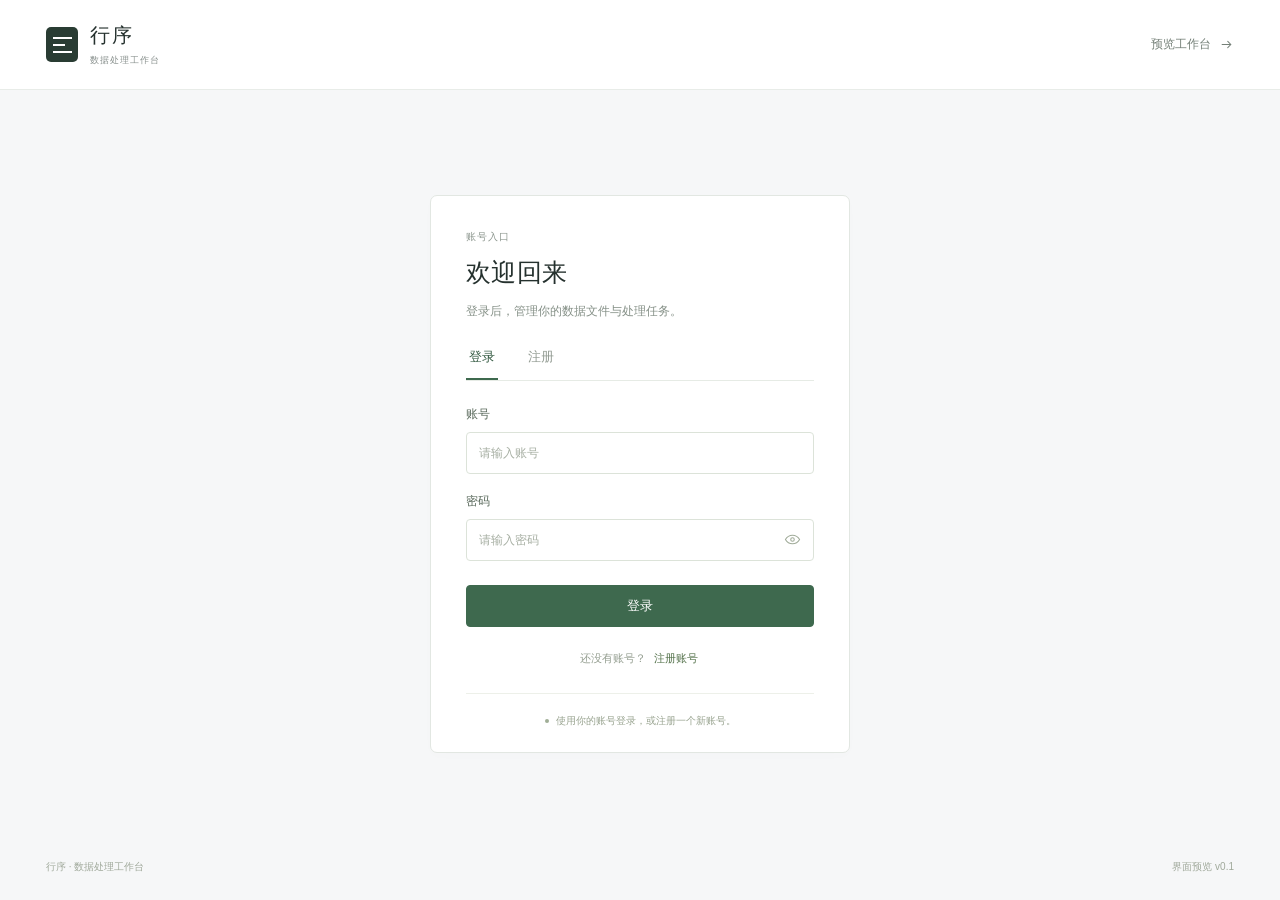
<file: frontend/index.html>
<!doctype html>
<html lang="zh-CN">
<head>
  <meta charset="utf-8">
  <meta name="viewport" content="width=device-width, initial-scale=1">
  <meta name="theme-color" content="#f6f7f8">
  <meta name="api-base-url" content="http://127.0.0.1:8000">
  <title>行序 · 数据处理工作台</title>
  <link rel="icon" href="data:image/svg+xml,%3Csvg xmlns='http://www.w3.org/2000/svg' viewBox='0 0 32 32'%3E%3Crect width='32' height='32' rx='6' fill='%23273732'/%3E%3Cpath d='M8 10h16M8 16h10M8 22h16' stroke='white' stroke-width='2'/%3E%3C/svg%3E">
  <link rel="stylesheet" href="styles.css">
  <script defer src="auth-session.js"></script>
  <script defer src="workbench-auth.js"></script>
  <script defer src="demo-data.js"></script>
  <script defer src="app.js"></script>
  <script defer src="file-upload.js"></script>
</head>
<body data-auth-state="pending">
  <section id="auth-loading" class="auth-loading" role="status"><p id="auth-loading-text">正在验证登录状态…</p><button id="auth-retry" class="button" hidden>重试</button><a href="auth.html">返回登录</a></section>
  <svg class="svg-library" xmlns="http://www.w3.org/2000/svg" aria-hidden="true">
    <symbol id="i-grid" viewBox="0 0 24 24"><rect x="3" y="3" width="7" height="7" rx="1"/><rect x="14" y="3" width="7" height="7" rx="1"/><rect x="3" y="14" width="7" height="7" rx="1"/><rect x="14" y="14" width="7" height="7" rx="1"/></symbol>
    <symbol id="i-tasks" viewBox="0 0 24 24"><rect x="4" y="3" width="16" height="18" rx="2"/><path d="m7 8 1 1 2-2m3 1h4M7 13h10M7 17h7"/></symbol>
    <symbol id="i-file" viewBox="0 0 24 24"><path d="M14 2H6a2 2 0 0 0-2 2v16a2 2 0 0 0 2 2h12a2 2 0 0 0 2-2V8Z"/><path d="M14 2v6h6M8 13h8M8 17h5"/></symbol>
    <symbol id="i-rules" viewBox="0 0 24 24"><path d="M4 6h16M4 12h16M4 18h16"/><circle cx="9" cy="6" r="2"/><circle cx="15" cy="12" r="2"/><circle cx="9" cy="18" r="2"/></symbol>
    <symbol id="i-plus" viewBox="0 0 24 24"><path d="M12 5v14M5 12h14"/></symbol>
    <symbol id="i-download" viewBox="0 0 24 24"><path d="M12 3v12m-5-5 5 5 5-5M4 16v4h16v-4"/></symbol>
    <symbol id="i-upload" viewBox="0 0 24 24"><path d="M12 16V4m-5 5 5-5 5 5M4 16v4h16v-4"/></symbol>
    <symbol id="i-search" viewBox="0 0 24 24"><circle cx="10.5" cy="10.5" r="6.5"/><path d="m16 16 5 5"/></symbol>
    <symbol id="i-arrow" viewBox="0 0 24 24"><path d="m9 5 7 7-7 7"/></symbol>
    <symbol id="i-refresh" viewBox="0 0 24 24"><path d="M20 7v5h-5M4 17v-5h5"/><path d="M6 7a7 7 0 0 1 12-2l2 3M4 16l2 3a7 7 0 0 0 12-2"/></symbol>
    <symbol id="i-close" viewBox="0 0 24 24"><path d="m6 6 12 12M6 18 18 6"/></symbol>
    <symbol id="i-check" viewBox="0 0 24 24"><path d="m5 12 4 4L19 6"/></symbol>
    <symbol id="i-info" viewBox="0 0 24 24"><circle cx="12" cy="12" r="9"/><path d="M12 11v6M12 7v1"/></symbol>
    <symbol id="i-folder" viewBox="0 0 24 24"><path d="M3 7V5h6l2 2h10v13H3Z"/></symbol>
    <symbol id="i-clock" viewBox="0 0 24 24"><circle cx="12" cy="12" r="9"/><path d="M12 7v5l3 2"/></symbol>
  </svg>

  <aside class="sidebar">
    <a class="brand" href="#tasks" aria-label="行序工作台首页"><span class="brand-mark"><i></i><i></i><i></i></span><span>行序<span class="brand-sub">数据处理工作台</span></span></a>
    <div class="workspace-label">工作区 <span>DEMO</span></div>
    <nav aria-label="主导航">
      <button class="nav-item active" data-view="tasks"><svg><use href="#i-tasks"/></svg>导入任务<span class="nav-count" id="nav-count">6</span></button>
      <button class="nav-item" data-view="files"><svg><use href="#i-folder"/></svg>数据文件</button>
      <button class="nav-item" data-view="rules"><svg><use href="#i-rules"/></svg>处理规则</button>
    </nav>
    <div class="sidebar-note"><span class="small-dot"></span>开发工作区<p>上传可检查并预览，任务列表为示例。</p></div>
    <div class="sidebar-bottom"><span class="avatar" id="current-avatar">陈</span><div><strong id="current-username">陈同学</strong><span id="current-role">演示成员</span></div><span class="version">v0.1</span></div>
  </aside>

  <div class="shell">
    <header class="topbar"><div class="breadcrumb">工作区 <svg><use href="#i-arrow"/></svg><span id="breadcrumb-current">导入任务</span></div><div class="topbar-right"><a class="plain-button" id="auth-entry" href="auth.html">登录 / 注册</a><button class="plain-button" id="logout-button" type="button" hidden>退出登录</button><span class="prototype-badge" id="identity-badge">前端原型</span><button class="plain-button" id="help-button"><svg><use href="#i-info"/></svg>使用说明</button></div></header>
    <div id="session-notice" class="session-notice" role="status" hidden><span id="session-notice-text"></span><button id="session-retry" class="plain-button" type="button">立即重试</button><a id="session-relogin" href="auth.html" hidden>重新登录</a></div>
    <main>
      <section class="page-heading"><div><div class="eyebrow">数据工作台</div><h1 id="page-title">导入任务</h1><p id="page-description">管理文件导入，跟踪处理进度，查看数据质量。</p></div><div class="heading-actions"><button class="button" id="template-button" disabled title="待接入后端"><svg><use href="#i-download"/></svg>下载模板</button><button class="button primary" id="new-task-button"><svg><use href="#i-plus"/></svg>上传文件</button></div></section>

      <section class="stats" aria-label="任务概览" id="stats"></section>

      <section id="task-view" class="panel">
        <div class="panel-toolbar"><div class="tabs" role="tablist" aria-label="任务状态"><button class="tab active" data-filter="all" role="tab" aria-selected="true">全部任务 <span id="all-count"></span></button><button class="tab" data-filter="active" role="tab" aria-selected="false">进行中 <span id="active-count"></span></button><button class="tab" data-filter="succeeded" role="tab" aria-selected="false">已完成</button><button class="tab" data-filter="failed" role="tab" aria-selected="false">失败</button></div><button class="icon-button" id="refresh-button" disabled title="待接入后端" aria-label="刷新任务"><svg><use href="#i-refresh"/></svg></button></div>
        <div class="filterbar"><label class="search-field"><svg><use href="#i-search"/></svg><input id="search-input" type="search" placeholder="搜索文件名、任务编号或提交人" aria-label="搜索任务"></label><span class="filter-note">订单数据 <span class="separator">/</span> 最近提交优先</span><button class="plain-button export-button" id="export-button" disabled title="待接入后端"><svg><use href="#i-download"/></svg>导出列表</button></div>
        <div class="table-scroll"><table class="task-table"><thead><tr><th>文件 / 任务编号</th><th>提交人</th><th>状态</th><th>处理进度</th><th class="numeric">有效 / 错误行</th><th>提交时间</th><th class="action-heading">操作</th></tr></thead><tbody id="task-table-body"></tbody></table></div>
        <div class="table-footer"><span id="result-count"></span><span class="pagination"><button class="icon-button" id="prev-page" aria-label="上一页"><svg class="rotate"><use href="#i-arrow"/></svg></button><span id="page-label">1 / 1</span><button class="icon-button" id="next-page" aria-label="下一页"><svg><use href="#i-arrow"/></svg></button></span></div>
      </section>

      <section id="file-view" class="panel" hidden><div class="section-bar"><h2>源文件</h2><span>每个文件关联一条导入任务</span></div><div class="table-scroll"><table><thead><tr><th>文件名称</th><th>文件大小</th><th>来源</th><th>关联任务</th><th>提交时间</th><th>操作</th></tr></thead><tbody id="file-table-body"></tbody></table></div><div class="panel-footnote">以下文件均为静态示例，用于确认文件列表布局。</div></section>

      <section id="rule-view" class="panel rules-panel" hidden><div class="section-bar"><h2>订单规则 · 展示示例</h2><span class="tag neutral">规则待接入</span></div><p class="rule-intro">以下仅为订单场景的规则示例，上传文件不要求包含这些列。上传后可确认并保存表头设置，逐列规则待接入。</p><div id="rule-list"></div><div class="rule-format"><strong>当前上传能力</strong><p>支持 CSV 基础检查与原始记录预览，可选择首条记录是否为表头，确认后保存设置。</p></div></section>

      <footer class="page-footer"><span><span class="small-dot"></span>上传检查已接入 · 任务列表为示例</span><span>文件存储已接入，后台任务和报告下载待实现。</span></footer>
    </main>
  </div>

  <dialog id="upload-dialog" class="modal upload-modal" aria-labelledby="upload-title"><form id="upload-form" method="post" enctype="multipart/form-data" aria-busy="false">
    <div class="modal-heading"><div><h2 id="upload-title">上传并预览</h2><p>检查 CSV 文件，查看前 5 条原始记录。</p></div><button type="button" class="icon-button" data-close="upload-dialog" aria-label="关闭上传窗口"><svg><use href="#i-close"/></svg></button></div>
    <div class="modal-body">
      <div class="field-label">CSV 文件</div>
      <label class="dropzone" id="dropzone" tabindex="0"><input type="file" id="file-input" name="file" accept=".csv,text/csv"><span class="upload-icon"><svg><use href="#i-upload"/></svg></span><strong id="drop-title">点击选择，或将文件拖到这里</strong><span id="drop-subtitle">每次一个 CSV · UTF-8 编码 · 默认上限 50 MiB</span></label>
      <div class="notice"><svg><use href="#i-info"/></svg><p>上传后预览并确认表头，再单独创建任务。刷新后当前预览不保留；任务创建后暂不会执行文件处理。</p></div>
      <p id="upload-status" class="upload-status" role="status" aria-live="polite" hidden></p>
      <p id="upload-error" class="form-error" role="alert" hidden></p>
      <a id="upload-login" class="upload-login" href="auth.html" hidden>前往登录</a>
      <section id="upload-result" class="upload-result" aria-label="文件检查结果与内容预览" hidden>
        <div class="upload-result-heading"><h3>上传成功</h3><span class="tag neutral">文件已保存</span></div>
        <p id="upload-result-meta" class="small-note"></p>
        <fieldset id="upload-header-options" class="upload-header-options" aria-describedby="upload-header-hint" disabled>
          <legend>第一条记录是否为表头？</legend>
          <label class="upload-header-choice"><input type="radio" id="upload-header-yes" name="preview_has_header" value="yes"><span>是，第一条记录是列名</span></label>
          <label class="upload-header-choice"><input type="radio" id="upload-header-no" name="preview_has_header" value="no"><span>否，第一条记录也是数据</span></label>
          <p id="upload-header-hint" class="small-note">确认后保存表头设置，后续处理将按此设置读取文件。</p>
          <div class="upload-header-actions"><button type="button" id="confirm-upload-header" class="button" disabled>确认选择</button><span id="upload-header-status" role="status" aria-live="polite">请选择是否包含表头。</span></div>
        </fieldset>
        <p id="upload-preview-note" class="small-note">以下为原始记录，表头设置尚未保存。</p>
        <div id="upload-preview-scroll" class="upload-preview-scroll" tabindex="0" role="region" aria-label="CSV 前几条记录"><table class="upload-preview-table"><thead id="upload-preview-head"></thead><tbody id="upload-preview-body"></tbody></table></div>
        <p id="upload-empty-preview" class="small-note" hidden></p>
        <p id="upload-truncated" class="small-note" hidden>预览已截断：最多展示前 5 条记录、50 列，每个单元格 200 字符。后端仍检查整个文件的 CSV 语法。</p>
        <section id="upload-task" class="upload-task" aria-labelledby="upload-task-title">
          <h3 id="upload-task-title">创建处理任务</h3>
          <p class="small-note">当前仅保存任务记录，文件处理功能尚未开放。</p>
          <div class="upload-header-actions"><button type="button" id="create-upload-task" class="button primary" disabled>创建任务</button><span id="upload-task-status" role="status" aria-live="polite">请先确认并保存当前的表头选择。</span></div>
          <p id="upload-task-result" class="small-note" role="status" aria-live="polite" hidden></p>
        </section>
      </section>
    </div>
    <div class="modal-footer"><button type="button" class="button" data-close="upload-dialog">关闭</button><button type="submit" class="button primary" id="submit-upload" disabled>上传并预览</button></div>
  </form></dialog>

  <dialog id="detail-dialog" class="detail-drawer" aria-labelledby="detail-title"><div class="drawer-head"><span>任务详情</span><button class="icon-button" data-close="detail-dialog" aria-label="关闭任务详情"><svg><use href="#i-close"/></svg></button></div><div id="detail-content"></div></dialog>

  <dialog id="help-dialog" class="modal help-modal" aria-labelledby="help-title"><div class="modal-heading"><div><h2 id="help-title">使用说明</h2><p>上传检查和任务创建可用，任务和文件列表仍为静态示例。</p></div><button class="icon-button" data-close="help-dialog" aria-label="关闭说明"><svg><use href="#i-close"/></svg></button></div><div class="modal-body help-content"><ol><li>登录后点击“上传文件”，选择或拖入一个 CSV。</li><li>点击“上传并预览”，由后端检查格式、编码及大小，并返回前 5 条记录。</li><li>上传成功后选择首条记录是否为表头，点击“确认选择”保存设置，成功后更新预览。</li><li>点击“创建任务”，成功后显示任务编号和等待处理状态；本次仅保存任务记录。</li><li>创建结果未确认时，请先核对记录，重复创建可能产生新任务。</li><li>任务列表、进度、规则和报告区域目前用于布局展示。</li></ol><p>上传检查通过不代表业务数据正确；后台处理和报告尚未开放。刷新后当前预览和任务提示不保留，已经保存的记录仍在。</p></div><div class="modal-footer"><button class="button primary" data-close="help-dialog">知道了</button></div></dialog>
  <div id="toast" class="toast" role="status" aria-live="polite" hidden></div>
</body>
</html>
</file>
<file: frontend/styles.css>
:root{--bg:#f6f7f8;--surface:#fff;--text:#25312e;--muted:#7b8480;--line:#e5e9e7;--green:#386650;--green-bg:#edf5ef;--accent:#294e40;--blue:#456d92;--red:#ac524b;--radius:5px;font-family:-apple-system,BlinkMacSystemFont,"Segoe UI","Microsoft YaHei",sans-serif;color:var(--text);font-size:13px;font-synthesis:none}
*{box-sizing:border-box}body{margin:0;background:var(--bg)}button,input,select{font:inherit}button,a,input{ -webkit-tap-highlight-color:transparent}button{cursor:pointer}button:disabled{cursor:not-allowed;opacity:.45}button{color:inherit}a{color:inherit;text-decoration:none}svg{width:18px;height:18px;fill:none;stroke:currentColor;stroke-width:1.65;stroke-linecap:round;stroke-linejoin:round;flex-shrink:0}.svg-library{position:absolute;width:0;height:0;overflow:hidden}button:focus-visible,a:focus-visible,.dropzone:focus-visible{outline:2px solid #527d68;outline-offset:3px}input:focus-visible{outline:0;border-color:#6f947e!important;box-shadow:0 0 0 2px #38665013}[hidden]{display:none!important}
.sidebar{width:214px;position:fixed;inset:0 auto 0 0;background:#fff;border-right:1px solid var(--line);display:flex;flex-direction:column;z-index:5;padding:33px 16px 0}.brand{display:flex;gap:12px;align-items:center;padding:0 10px}.brand>span:last-child{font-size:21px;font-weight:650;letter-spacing:2px}.brand-sub{display:block;font-size:10px;color:#88908d;font-weight:400;letter-spacing:1px;margin-top:5px}.brand-mark{display:flex;flex-direction:column;gap:5px;justify-content:center;width:33px;height:37px;background:#293c33;border-radius:5px;padding:9px 7px}.brand-mark i{display:block;height:2px;background:#fff;width:19px}.brand-mark i:nth-child(2){width:12px}.workspace-label{display:flex;justify-content:space-between;align-items:center;color:#969e99;font-size:10px;letter-spacing:1px;padding:43px 13px 13px}.workspace-label span{font-size:9px;letter-spacing:.5px;border:1px solid var(--line);padding:2px 4px;border-radius:3px;color:#8a948e}.nav-item{display:flex;align-items:center;width:100%;gap:12px;border:0;background:transparent;border-radius:4px;padding:12px 13px;margin:2px 0;color:#717c75;text-align:left;font-size:13px}.nav-item:hover{background:#f5f7f5}.nav-item.active{background:#edf3ef;color:#345a45;font-weight:600}.nav-item svg{width:17px;height:17px}.nav-count{margin-left:auto;font-size:10px;min-width:21px;text-align:center;border:1px solid #d4e0d7;border-radius:3px;padding:1px 4px;font-weight:500}.sidebar-note{margin-top:auto;padding:30px 12px 25px;font-size:11px;color:#69786e}.small-dot{display:inline-block;width:5px;height:5px;border-radius:50%;background:#789987;margin-right:7px;vertical-align:middle}.sidebar-note p{font-size:10px;line-height:1.8;color:#99a19c;margin:7px 0 0}.sidebar-bottom{display:flex;align-items:center;gap:10px;border-top:1px solid var(--line);padding:19px 8px}.avatar{display:grid;place-items:center;width:31px;height:31px;background:#ecefe9;border:1px solid #e0e6dc;border-radius:50%;font-size:12px;color:#65715b}.sidebar-bottom strong{display:block;font-size:11px;font-weight:500}.sidebar-bottom div>span{display:block;font-size:9px;color:#939b96;margin-top:3px}.version{font-size:10px;color:#a5aba7;margin-left:auto;font-family:monospace}.shell{margin-left:214px}.topbar{height:64px;border-bottom:1px solid var(--line);padding:0 38px;display:flex;align-items:center;justify-content:space-between;background:#fff}.breadcrumb{display:flex;gap:12px;align-items:center;color:#98a09b;font-size:11px}.breadcrumb svg{width:11px;height:11px;color:#aab1ad}.breadcrumb span{color:#57635c}.topbar-right{display:flex;align-items:center;gap:24px}.prototype-badge{font-size:10px;padding:3px 7px;border:1px solid #e2e5e1;border-radius:3px;color:#7e887f;background:#fafbf9}.plain-button{border:0;background:transparent;display:inline-flex;align-items:center;gap:6px;color:#6d7972;font-size:11px;padding:6px 0}.plain-button:hover,.text-button:hover{color:#1f5239}.plain-button svg{width:14px;height:14px}main{padding:36px 38px 20px;max-width:1700px;margin:auto}.page-heading{display:flex;align-items:center;justify-content:space-between;gap:20px;margin-bottom:30px}.eyebrow{font-size:10px;color:#8c9690;letter-spacing:1.5px;margin-bottom:8px}h1{font-size:26px;font-weight:600;letter-spacing:.4px;margin:0}h2{font-weight:600;margin:0;font-size:16px}.page-heading p{color:#8a938d;font-size:12px;margin:10px 0 0}.heading-actions{display:flex;gap:10px;padding-top:13px}.button{display:inline-flex;align-items:center;justify-content:center;gap:7px;border:1px solid #dce2de;background:#fff;min-height:35px;padding:8px 13px;border-radius:var(--radius);font-size:12px;line-height:1.3;white-space:nowrap}.button svg{width:15px;height:15px}.button:hover{background:#f5f7f5}.button.primary{background:var(--accent);border-color:var(--accent);color:white}.button.primary:hover{background:#203f33}.button.small{padding:6px 9px;min-height:29px;font-size:11px}.stats{display:grid;grid-template-columns:repeat(4,1fr);background:#fff;border:1px solid var(--line);border-radius:var(--radius);margin-bottom:25px;padding:23px 0}.stat{padding:0 25px;border-right:1px solid var(--line)}.stat:last-child{border:0}.stat-label{font-size:11px;color:#859087;display:flex;align-items:center;gap:6px}.stat-label .small-dot{margin:0;width:5px;height:5px}.stat-value{font-size:28px;letter-spacing:-.5px;font-weight:550;line-height:1.4;margin-top:5px;font-variant-numeric:tabular-nums}.stat-value small{font-size:10px;color:#939b96;font-weight:400;margin-left:10px;letter-spacing:0}.stat-value.success{color:#456b52}.stat-value.danger{color:#a05d55}.panel{background:white;border:1px solid var(--line);border-radius:var(--radius);overflow:hidden}.panel-toolbar{display:flex;justify-content:space-between;align-items:center;padding:0 19px;border-bottom:1px solid var(--line);height:53px}.tabs{display:flex;align-self:stretch;gap:24px}.tab{border:0;border-bottom:2px solid transparent;background:transparent;padding:0 1px;color:#858d87;font-size:12px;white-space:nowrap}.tab.active{color:#325940;border-bottom-color:#3e694e;font-weight:600}.tab span{font-size:10px;background:#f0f3ef;padding:1px 5px;border-radius:3px;margin-left:4px;color:#7d887f}.tab.active span{background:#eaf0e9;color:#5f785e}.icon-button{width:29px;height:29px;display:inline-flex;justify-content:center;align-items:center;flex-shrink:0;border:1px solid transparent;background:transparent;border-radius:4px;color:#8a958d}.icon-button:hover{background:#f1f4f0;color:#3f5e49}.icon-button svg{width:16px;height:16px}.filterbar{display:flex;align-items:center;gap:20px;padding:17px 20px}.search-field{position:relative;display:block;width:280px;max-width:100%}.search-field>svg{position:absolute;left:10px;top:9px;width:14px;height:14px;color:#a0a8a2}.search-field input{width:100%;border:1px solid #e1e6e1;background:#fff;border-radius:4px;height:33px;padding:7px 10px 7px 32px;font-size:11px;color:#4b5b50}.search-field input::placeholder{color:#a1aaa3}.filter-note{font-size:10px;color:#9aa29b;white-space:nowrap}.separator{padding:0 10px;color:#c1c8c1}.export-button{margin-left:auto;white-space:nowrap}.table-scroll{overflow:auto}table{border-collapse:collapse;width:100%;text-align:left;white-space:nowrap}th{height:38px;background:#f8faf8;border-top:1px solid #edf0ed;border-bottom:1px solid #e9ede8;color:#8b958c;font-size:10px;font-weight:500;padding:0 18px}td{height:77px;border-bottom:1px solid #edf0ed;padding:12px 18px;font-size:11px;color:#68766b}tbody tr:last-child td{border-bottom:0}tbody tr:hover{background:#fcfdfb}.task-table{min-width:950px}.task-table th:first-child,.task-table td:first-child{padding-left:20px}.file-cell{display:flex;align-items:center;gap:11px;max-width:300px}.file-symbol{height:34px;width:28px;background:#f2f5ee;display:grid;place-items:center;border:1px solid #e6eadd;border-radius:3px;color:#7e936c;flex-shrink:0}.file-symbol svg{width:17px;height:17px}.file-name{display:block;max-width:230px;overflow:hidden;text-overflow:ellipsis;color:#3f4b42;font-size:12px;font-weight:500;margin-bottom:6px}.task-id{display:block;color:#a3aba4;font-family:"SFMono-Regular",Consolas,monospace;font-size:9px;letter-spacing:.25px}.person{display:flex;gap:7px;align-items:center}.mini-avatar{width:21px;height:21px;border-radius:50%;background:#f0f1ed;display:grid;place-items:center;color:#8b9682;font-size:9px}.tag{display:inline-flex;align-items:center;gap:5px;padding:4px 7px;border-radius:3px;font-size:10px;line-height:1;white-space:nowrap;font-weight:400}.tag .small-dot{margin:0;width:4px;height:4px;background:currentColor}.tag.running{color:#567699;background:#edf2f8}.tag.queued{color:#97825d;background:#f7f3e9}.tag.succeeded{color:#5e805e;background:#eff5eb}.tag.failed{color:#b06f62;background:#faefeb}.tag.neutral{color:#7d887b;background:#f2f4f0}.progress-cell{width:112px}.progress-caption{display:flex;justify-content:space-between;gap:12px;font-size:10px;color:#9aa399;margin-bottom:7px}.progress-caption span:last-child{font-variant-numeric:tabular-nums;color:#768b75}.progress-track{height:3px;background:#edf1eb;border-radius:3px;overflow:hidden}.progress-fill{height:100%;background:#86a77b;border-radius:3px;transition:width .5s}.progress-fill.running{background:#86a0bd}.progress-fill.failed{background:#c5a295}.numeric{text-align:right;font-variant-numeric:tabular-nums}.good-count{color:#73856a}.bad-count{color:#b17a66}.count-divider{padding:0 5px;color:#c0c7bd}.date-cell{color:#8d978d;font-size:10px;font-variant-numeric:tabular-nums}.date-cell span{display:block;margin-top:5px;font-size:9px;color:#abb2a8}.text-button{border:0;background:transparent;padding:4px 0;color:#55765b;font-size:11px}.row-actions{display:flex;gap:12px;align-items:center;justify-content:flex-end}.row-actions .text-button{white-space:nowrap}.action-heading{text-align:right}.table-footer{display:flex;justify-content:space-between;align-items:center;padding:13px 20px;border-top:1px solid var(--line);font-size:10px;color:#a1a99f;min-height:53px}.pagination{display:flex;align-items:center;gap:12px;font-variant-numeric:tabular-nums}.pagination .icon-button{border-color:#e6eae2;width:24px;height:24px}.pagination svg{width:12px;height:12px}.rotate{transform:rotate(180deg)}.page-footer{display:flex;justify-content:space-between;gap:16px;color:#a0a99f;font-size:10px;padding-top:21px}.empty-state{text-align:center;height:230px;color:#9aa599;padding:50px 20px;white-space:normal}.empty-state svg{width:28px;height:28px;display:block;margin:0 auto 14px;color:#b0bdac}.empty-state strong{display:block;font-size:13px;font-weight:500;color:#768672}.empty-state p{font-size:11px;margin-top:10px}.section-bar{padding:20px 24px;display:flex;justify-content:space-between;gap:20px;align-items:center;border-bottom:1px solid var(--line)}.section-bar h2{font-size:14px}.section-bar>span{font-size:10px;color:#98a193}.panel-footnote{padding:16px 20px;font-size:11px;color:#9ba492;border-top:1px solid var(--line)}.rule-intro{margin:23px 24px;color:#8e9987;font-size:12px;line-height:1.8}.rule-row{display:flex;gap:18px;align-items:flex-start;padding:20px 24px;border-bottom:1px solid #edf0e9}.rule-index{font:11px Consolas,monospace;color:#a2ad99;margin-top:2px}.rule-row strong{font-size:12px;font-weight:500}.rule-row p{font-size:11px;color:#8f9a87;margin:7px 0 0;line-height:1.7}.rule-row code{font-size:10px;margin-left:auto;color:#819176;background:#f4f6f0;border:1px solid #e9eee2;padding:4px 7px;border-radius:3px}.rule-format{margin:24px;background:#f8faf5;border:1px solid #e8eddf;padding:18px;border-radius:4px}.rule-format strong{font-size:12px;font-weight:500}.rule-format p{font-size:11px;color:#909c84;line-height:1.8}.rule-format code{font:11px Consolas,monospace;color:#5b6e4a}
dialog{color:var(--text);border:1px solid #e0e6db;padding:0;box-shadow:0 18px 70px #28342420}dialog::backdrop{background:#283b3440}.modal{width:550px;max-width:calc(100% - 30px);border-radius:8px;max-height:90vh}.modal-heading{display:flex;justify-content:space-between;gap:20px;padding:25px 25px 20px;border-bottom:1px solid var(--line)}.modal-heading h2{font-size:17px}.modal-heading p{font-size:11px;color:#929b8b;line-height:1.7;margin:8px 0 0}.modal-body{padding:24px 25px}.field-label{display:flex;align-items:center;gap:7px;font-size:12px;font-weight:500;margin-bottom:11px}.field-label span{color:#a1aa98;font-size:10px;font-weight:400}.dropzone{position:relative;display:flex;align-items:center;justify-content:center;flex-direction:column;gap:12px;padding:30px 15px;border:1px dashed #cbd7c1;border-radius:5px;background:#fafcf7;cursor:pointer;min-height:170px;text-align:center}.dropzone:hover,.dropzone.dragging{background:#f2f7ed;border-color:#85a36c}.dropzone input{position:absolute;opacity:0;width:1px;height:1px}.upload-icon{width:36px;height:36px;display:grid;place-items:center;border:1px solid #dfe7d5;border-radius:6px;background:white;color:#81966d}.upload-icon svg{width:20px;height:20px}.dropzone strong{font-size:12px;font-weight:500;color:#617252;max-width:100%;overflow-wrap:anywhere}.dropzone>span:last-child{font-size:10px;color:#a0ab93}.upload-tools{display:flex;justify-content:space-between;align-items:center;gap:12px;margin:8px 0 24px}.upload-tools>span{font-size:10px;color:#9aa68c}.upload-tools button{font-size:10px;white-space:nowrap}.text-input{width:100%;height:36px;border:1px solid #dce4d3;border-radius:4px;padding:8px 10px;font-size:12px;background:#fff}.text-input::placeholder{color:#b0b8a7}.notice{display:flex;gap:9px;align-items:flex-start;background:#f6f8f2;padding:12px;border-radius:4px;margin-top:20px;color:#8b987d}.notice svg{width:14px;height:14px;margin-top:2px}.notice p{font-size:10px;line-height:1.9;margin:0}.modal-footer{display:flex;justify-content:flex-end;gap:10px;border-top:1px solid var(--line);padding:16px 25px;background:#fcfdfb}.form-error{font-size:11px;color:#b46658;line-height:1.8;margin-bottom:0}.help-content{font-size:12px;line-height:2;color:#77856a}.help-content ol{padding-left:20px;margin-top:0}.help-content li{padding-bottom:8px}.help-content p{font-size:11px;color:#96a086}.detail-drawer{position:fixed;inset:0 0 0 auto;margin:0;height:100dvh;max-height:100dvh;max-width:calc(100% - 24px);width:510px;border-radius:0;border:0;border-left:1px solid var(--line);overflow-y:auto}.detail-drawer::backdrop{background:#25332c2b}.drawer-head{display:flex;align-items:center;justify-content:space-between;height:62px;border-bottom:1px solid var(--line);padding:0 25px;font-size:12px;color:#859279;background:#fff;position:sticky;top:0;z-index:1}.detail-main{padding:27px 25px}.detail-main h2{font-size:17px;overflow-wrap:anywhere;line-height:1.7}.detail-meta{display:flex;align-items:center;justify-content:space-between;gap:10px;margin:12px 0 24px}.detail-meta code{font:10px Consolas,monospace;color:#a1ac94}.detail-section{margin-top:27px;padding-top:23px;border-top:1px solid var(--line)}.detail-section h3{font-size:12px;font-weight:600;margin:0 0 16px}.detail-grid{display:grid;grid-template-columns:1fr 1fr;gap:20px;margin:22px 0}.detail-grid label{display:block;font-size:10px;color:#a1ab96;margin-bottom:7px}.detail-grid span{font-size:12px;color:#6a7a5e;overflow-wrap:anywhere}.result-grid{display:grid;grid-template-columns:repeat(3,1fr);gap:12px;margin:19px 0}.result-item{padding:13px 10px;background:#f8faf4;border:1px solid #edf1e6;border-radius:4px}.result-item span{display:block;color:#97a38b;font-size:10px}.result-item strong{display:block;font-size:19px;font-weight:500;margin-top:8px;font-variant-numeric:tabular-nums}.detail-actions{display:flex;gap:9px;flex-wrap:wrap;margin-top:18px}.error-message{font-size:12px;line-height:1.8;color:#a67361;background:#fbf3ee;padding:13px;border:1px solid #f1e1d6;border-radius:4px;margin-top:18px}.tiny-table{white-space:normal;font-size:10px}.tiny-table th,.tiny-table td{padding:9px 8px;height:auto;line-height:1.7;font-size:10px}.tiny-table th:first-child{width:45px}.tiny-table td{vertical-align:top}.small-note{font-size:10px;color:#a2ad96;line-height:1.9;margin:12px 0 0}.timeline{list-style:none;padding:0;margin:0}.timeline li{display:flex;gap:10px;padding:0 0 15px;font-size:10px;line-height:1.7;color:#8f9d80}.timeline time{font:10px Consolas,monospace;color:#b0b9a4;flex-shrink:0;padding-top:2px}.timeline .small-dot{margin-top:6px;flex-shrink:0;background:#bcc9b0}.toast{position:fixed;bottom:27px;left:calc(50% + 107px);transform:translateX(-50%);background:#2d3e32;color:#fff;padding:12px 19px;border-radius:5px;font-size:12px;box-shadow:0 6px 24px #2d3e3220;z-index:100;max-width:calc(100vw - 30px)}
@media(min-width:1550px){main{padding-top:43px}.page-heading{margin-bottom:34px}.stats{padding:27px 0}td{height:84px}.task-table{min-width:1030px}.file-name{max-width:290px}}
@media(max-width:1150px){.sidebar{width:182px;padding-left:12px;padding-right:12px}.shell{margin-left:182px}main{padding:28px 24px 18px}.topbar{padding:0 24px}.brand{gap:9px;padding:0 7px}.brand-sub{font-size:9px;letter-spacing:.4px}.filter-note{display:none}.stat{padding:0 20px}.toast{left:calc(50% + 91px)}.tabs{gap:19px}}
@media(max-width:760px){.sidebar{width:64px;padding:21px 9px 0}.brand{padding:0;justify-content:center}.brand>span:last-child,.workspace-label,.nav-item .nav-count,.sidebar-note,.sidebar-bottom{display:none}.sidebar nav{margin-top:31px}.nav-item{font-size:0;justify-content:center;padding:12px 0;gap:0;margin:7px 0}.nav-item svg{width:20px;height:20px}.shell{margin-left:64px}.topbar{height:55px;padding:0 17px}.topbar-right{gap:10px}.topbar-right .plain-button{font-size:0;gap:0}.prototype-badge{font-size:9px}main{padding:24px 16px 18px}.page-heading{align-items:flex-start;flex-direction:column;gap:16px;margin-bottom:22px}h1{font-size:23px}.page-heading p{font-size:11px;line-height:1.8;margin-top:8px}.heading-actions{padding:0;width:100%}.heading-actions .button{flex:1}.stats{grid-template-columns:repeat(2,1fr);padding:0;margin-bottom:18px}.stat{padding:16px 18px}.stat:nth-child(2){border:0}.stat:nth-child(-n+2){border-bottom:1px solid var(--line)}.stat-value{font-size:24px}.stat-value small{font-size:9px;margin-left:7px}.panel-toolbar{padding:0 12px;height:47px}.tabs{gap:16px}.tab{font-size:11px}.tab span{display:none}.filterbar{padding:13px 12px;gap:12px}.search-field{width:100%}.export-button{font-size:0;gap:0}.export-button svg{width:16px;height:16px}.page-footer{flex-direction:column;gap:8px;line-height:1.8}.toast{left:50%;bottom:20px}.section-bar{padding:18px 17px}.section-bar>span{font-size:9px}.rule-row{padding:18px 17px;gap:10px}.rule-row code{display:none}.rule-intro{margin:18px 17px}.rule-format{margin:18px 17px}.modal-body,.modal-heading{padding-left:20px;padding-right:20px}.upload-tools>span{max-width:220px;line-height:1.8}.detail-main{padding:23px 20px}.detail-drawer{width:470px}.table-footer{padding:12px}.brand-mark{width:31px;height:34px;padding:8px 6px}}
.topbar-right a.plain-button{font-size:11px}
@media(prefers-reduced-motion:reduce){*,*::before,*::after{transition:none!important;scroll-behavior:auto!important}}
@media(max-width:760px){
  .task-table{min-width:0;white-space:normal}.task-table thead{display:none}.task-table tbody{display:block}.task-table tr{display:grid;grid-template-columns:minmax(0,1fr) auto;gap:15px 12px;padding:17px 14px;border-top:1px solid var(--line)}.task-table td,.task-table td:first-child{height:auto;padding:0;border:0;min-width:0}.task-table td:nth-child(1){grid-area:1/1}.task-table td:nth-child(2){display:none}.task-table td:nth-child(3){grid-area:1/2;align-self:start}.task-table td:nth-child(4){grid-area:2/1;align-self:center}.task-table td:nth-child(5){grid-area:2/2;align-self:center}.task-table td:nth-child(6){grid-area:3/1;align-self:center}.task-table td:nth-child(7){grid-area:3/2;align-self:center}.task-table .file-name{max-width:100%;font-size:11px;margin-bottom:5px}.task-table .file-cell{gap:9px;max-width:100%}.task-table .file-cell>div{min-width:0}.task-table .file-symbol{width:25px;height:31px}.task-table .progress-cell{width:100%}.task-table .date-cell{font-size:9px}.task-table .date-cell span{display:inline;margin:0 0 0 6px}.task-table .numeric::before{content:'有效 / 错误行';display:block;font-size:9px;color:#9ba692;margin-bottom:4px}.task-table .empty-state{grid-column:1/-1;padding:40px 10px!important;height:auto}.task-table .row-actions{gap:15px}.task-table .task-id{font-size:8px}.task-table .tag{font-size:9px}.task-table .progress-caption{font-size:9px}.task-table .row-actions .text-button{font-size:10px}.table-footer{gap:8px;font-size:9px}.pagination{gap:7px}.filterbar{border-bottom:0}
}

/* Keep the workbench hidden until the backend confirms identity. */
body[data-auth-state="pending"] .sidebar,body[data-auth-state="pending"] .shell{display:none}
.auth-loading{min-height:100dvh;display:flex;flex-direction:column;justify-content:center;align-items:center;gap:18px;padding:24px;color:var(--muted)}.auth-loading a{color:var(--green)}

.session-notice{margin:16px clamp(18px,4vw,40px) 0;padding:12px 16px;border:1px solid #eadfc5;border-radius:4px;background:#faf6ec;color:#806b3e;line-height:1.8;display:flex;gap:18px;align-items:center}.session-notice span{flex:1}.session-notice a{white-space:nowrap;text-decoration:underline}

/* Live upload uses the existing workbench palette; preview content is plain text. */
.upload-modal{width:760px}
.upload-modal .modal-body{padding-top:20px}
.upload-modal .dropzone{min-height:140px;padding:22px 15px}
.upload-modal .dropzone[aria-disabled="true"]{opacity:.65;cursor:wait}
.upload-modal button:disabled{opacity:.55;cursor:not-allowed}
.upload-status{color:var(--green);font-size:12px;line-height:1.8;margin:16px 0 0}
.upload-login{display:inline-block;margin-top:10px;color:var(--green);text-decoration:underline;font-size:12px}
.upload-result{border-top:1px solid var(--line);margin-top:22px;padding-top:20px}
.upload-result-heading{display:flex;align-items:center;justify-content:space-between;gap:12px}
.upload-result-heading h3{font-size:13px;font-weight:600;margin:0}
#upload-result-meta{overflow-wrap:anywhere}
.upload-header-options{margin:18px 0 0;padding:14px 16px 16px;border:1px solid var(--line);border-radius:4px;background:#fafcfb;min-width:0}
.upload-header-options legend{padding:0 6px;font-size:12px;font-weight:500}
.upload-header-choice{display:flex;align-items:center;gap:9px;font-size:12px;line-height:1.8;margin:8px 0;cursor:pointer}
.upload-header-choice input{margin:0;flex-shrink:0;accent-color:var(--green)}
.upload-header-choice input:focus-visible{outline:2px solid #527d68;outline-offset:3px;box-shadow:none}
.upload-header-options:disabled .upload-header-choice{color:var(--muted);cursor:default}
.upload-header-actions{display:flex;align-items:center;flex-wrap:wrap;gap:10px 12px;margin-top:14px}
.upload-header-actions>span{font-size:11px;color:var(--muted);line-height:1.8;overflow-wrap:anywhere}
.upload-header-options .small-note{margin-top:10px}
.upload-task{margin-top:20px;padding:16px;border:1px solid var(--line);border-radius:4px;background:#fafcfb}
.upload-task h3{font-size:13px;font-weight:600;margin:0}
#upload-task-result{color:var(--green);overflow-wrap:anywhere}
.upload-preview-scroll{overflow:auto;max-height:300px;margin-top:16px;border:1px solid var(--line);border-radius:4px}
.upload-preview-table{min-width:100%;width:max-content;border-collapse:collapse;white-space:normal}
.upload-preview-table th,.upload-preview-table td{height:auto;min-width:110px;max-width:280px;padding:10px 12px;font-size:11px;line-height:1.7;text-align:left;vertical-align:top;border-bottom:1px solid var(--line)}
.upload-preview-table thead th{position:sticky;top:0;background:#f4f7f4;z-index:1;font-weight:500;white-space:pre-wrap;overflow-wrap:anywhere}
.upload-preview-table tbody th{color:var(--muted);font-weight:400}
.upload-preview-table th:first-child,.upload-preview-table td:first-child{min-width:50px;padding-left:12px}
.upload-preview-table td{white-space:pre-wrap;overflow-wrap:anywhere}
.upload-preview-table tbody tr:last-child th,.upload-preview-table tbody tr:last-child td{border-bottom:0}
@media(max-width:760px){.upload-modal{max-width:calc(100% - 20px)}.upload-result-heading{align-items:flex-start;flex-direction:column}.upload-preview-table th,.upload-preview-table td{min-width:95px;max-width:210px}}
</file>
<file: frontend/auth.css>
/* Account-page styles. Selectors are scoped to avoid changing the workspace. */
.auth-page{min-height:100dvh;background:#f6f7f8;display:flex;flex-direction:column}
.auth-header{height:90px;min-height:90px;padding:0 46px;display:flex;align-items:center;justify-content:space-between;gap:20px;border-bottom:1px solid #e8ece8;background:#fff}
.auth-header .brand{padding:0}.auth-header .brand>span:last-child{font-size:20px}.auth-header .brand-sub{font-size:9px;letter-spacing:1px}.auth-header .brand-mark{width:32px;height:35px}
.auth-preview-link{display:inline-flex;gap:8px;align-items:center;font-size:12px;color:#758078;padding:8px 0;white-space:nowrap}.auth-preview-link svg{width:15px;height:15px}.auth-preview-link:hover{color:#294e40}
.auth-main{max-width:none;margin:0;padding:45px 20px;flex:1;display:grid;place-items:center}
.auth-card{width:420px;max-width:100%;background:#fff;border:1px solid #e2e7e2;border-radius:7px;padding:34px 35px 22px;box-shadow:0 3px 12px #23382b03}
.auth-eyebrow{display:block;font-size:10px;letter-spacing:1px;color:#8d978f;margin-bottom:10px}.auth-intro h1{font-size:25px;font-weight:600;letter-spacing:.3px;line-height:1.5}.auth-intro p{font-size:12px;line-height:1.9;color:#859087;margin:8px 0 0}
.auth-tabs{display:flex;gap:27px;border-bottom:1px solid #e6ebe5;margin:25px 0 25px}.auth-tab{border:0;border-bottom:2px solid transparent;border-radius:0;background:transparent;padding:0 1px 12px;font-size:13px;color:#929b92;min-width:32px}.auth-tab.active{border-bottom-color:#3e694e;color:#325940;font-weight:600}.auth-tab:hover{color:#325940}
.auth-form{display:flex;flex-direction:column;gap:19px}.auth-field label{display:block;font-size:12px;color:#58685a;margin-bottom:9px}.auth-field input{display:block;width:100%;height:42px;border:1px solid #dce3d9;border-radius:4px;padding:10px 12px;background:#fff;color:#384d3e;font-size:13px;line-height:20px}.auth-field input::placeholder{color:#a7afa3;font-size:12px}.password-input{position:relative}.password-input input{padding-right:44px}.password-toggle{position:absolute;right:6px;top:5px;width:32px;height:32px;display:grid;place-items:center;background:transparent;border:0;border-radius:3px;color:#a0ab99}.password-toggle:hover{color:#5e7857;background:#f6f8f2}.password-toggle svg{width:17px;height:17px;stroke-width:1.5}.password-toggle .eye-slash{display:none}.password-toggle[aria-pressed=true] .eye-slash{display:block}
.auth-field-hint,.auth-field-error{font-size:11px;line-height:1.7;margin:7px 0 0}.auth-field-hint{color:#859087}.auth-field-error{color:#a04236}.auth-field input[aria-invalid=true]{border-color:#b8796c}
.auth-submit{height:42px;border:1px solid #82958a;border-radius:4px;background:#82958a;color:#fff;font-size:13px;font-weight:500;margin-top:5px}.auth-submit:disabled{opacity:1;cursor:not-allowed}
.auth-submit:not(:disabled){background:#3e694e;border-color:#3e694e;cursor:pointer}.auth-submit:not(:disabled):hover{background:#345b42}.auth-form[aria-busy=true] .auth-submit{cursor:wait}
.auth-feedback{font-size:12px;line-height:1.8;margin:0;padding:10px 12px;border-radius:4px;background:#faf1ed;color:#974739}.auth-feedback[data-state=success]{background:#eef5ef;color:#365c43}.auth-tab:disabled,.auth-switch-prompt button:disabled{cursor:wait;opacity:.65}
.auth-switch-prompt{display:flex;align-items:center;justify-content:center;gap:5px;margin:21px 0 24px;color:#949e90;font-size:11px}.auth-switch-prompt button{border:0;background:transparent;padding:3px;color:#54724b;font-size:11px}.auth-switch-prompt button:hover{text-decoration:underline}
.auth-prototype-note{display:flex;justify-content:center;align-items:center;gap:0;border-top:1px solid #edf0e9;padding-top:18px;color:#98a38f;font-size:10px;line-height:1.8}.auth-prototype-note .small-dot{width:4px;height:4px;background:#a0ae96}
.auth-footer{display:flex;justify-content:space-between;gap:20px;padding:0 46px 24px;color:#a0a99b;font-size:10px;line-height:1.8}
@media(max-width:600px){.auth-header{height:76px;min-height:76px;padding:0 23px}.auth-header .brand{gap:9px}.auth-header .brand>span:last-child{display:block;font-size:19px}.auth-header .brand-sub{font-size:8px}.auth-header .brand-mark{width:29px;height:32px;padding:8px 6px}.auth-header .brand-mark i{width:17px}.auth-preview-link{font-size:11px;gap:5px}.auth-main{padding:32px 19px}.auth-card{padding:28px 25px 20px}.auth-intro h1{font-size:23px}.auth-footer{padding:0 23px 20px;font-size:9px}.auth-intro p{font-size:11px}}
@media(max-width:360px){.auth-header{padding:0 17px}.auth-main{padding:25px 13px}.auth-card{padding:25px 20px 20px}.auth-footer{padding:0 17px 18px}}
</file>
